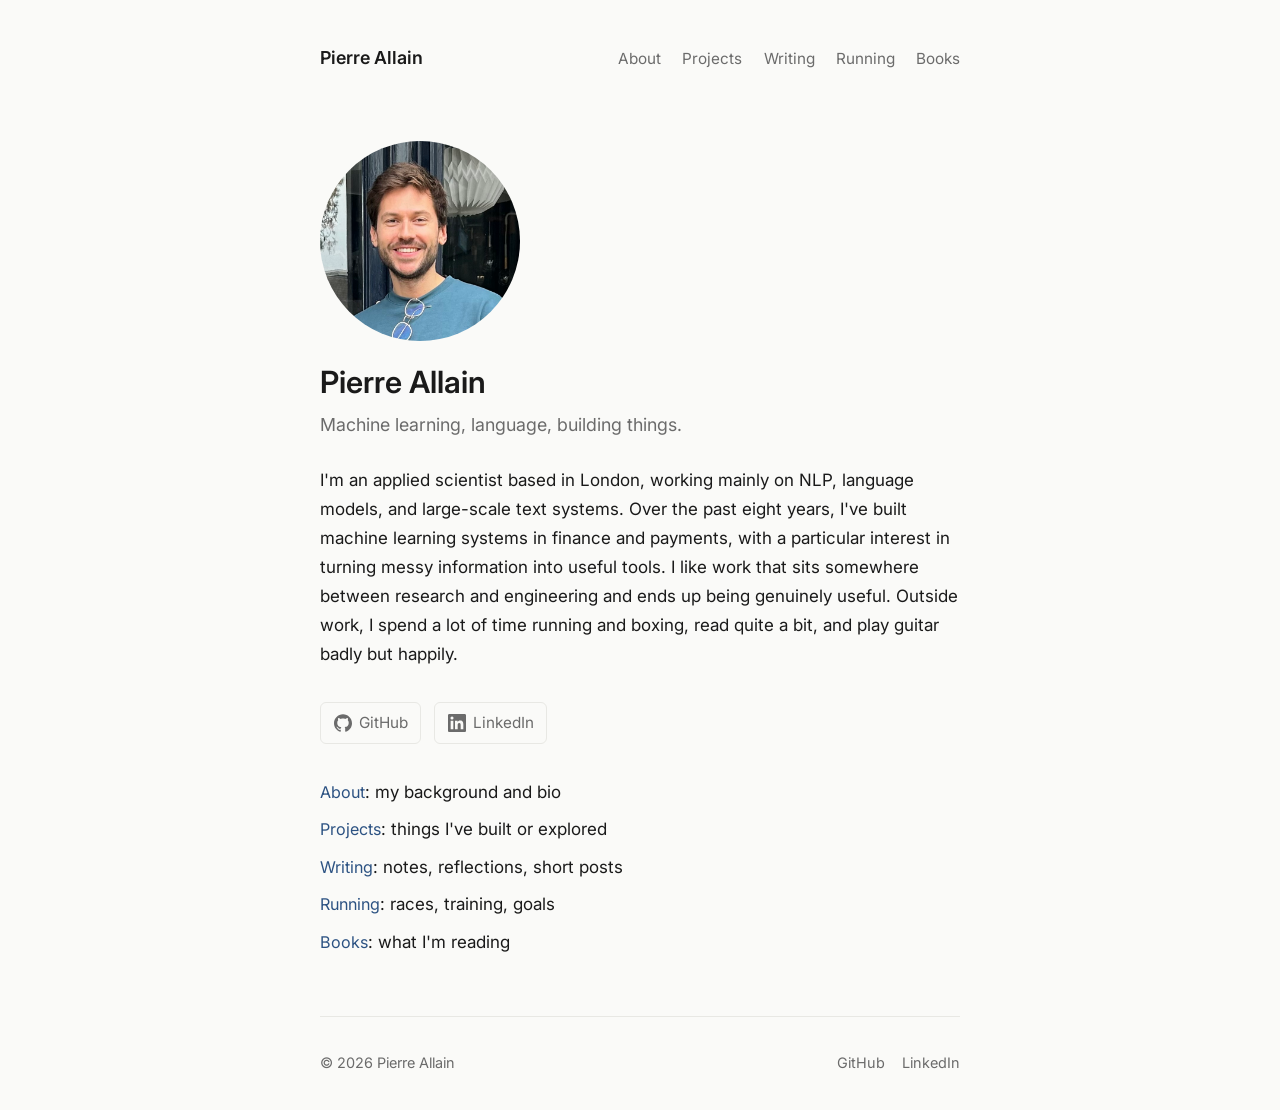
<file: index.html>
<!DOCTYPE html>
<html lang="en">
<head>
  <meta charset="utf-8">
  <meta name="viewport" content="width=device-width, initial-scale=1">
  <title>Hi, I'm Pierre</title>
  <meta name="description" content="Personal website of Pierre Allain. Interested in AI, engineering, building things, running, and books.">
  <meta property="og:title" content="Hi, I'm Pierre">
  <meta property="og:description" content="Personal website of Pierre Allain. Interested in AI, engineering, building things, running, and books.">
  <meta property="og:type" content="website">
  <meta property="og:url" content="https://pierreallain.com/">
  <link rel="canonical" href="https://pierreallain.com/">
  <link rel="preconnect" href="https://fonts.googleapis.com">
  <link rel="preconnect" href="https://fonts.gstatic.com" crossorigin>
  <link href="https://fonts.googleapis.com/css2?family=Inter:wght@400;500;600&display=swap" rel="stylesheet">
  <link rel="stylesheet" href="css/style.css">
  <script type="application/ld+json">
  {
    "@context": "https://schema.org",
    "@type": "Person",
    "name": "Pierre Allain",
    "url": "https://pierreallain.com",
    "sameAs": [
      "https://github.com/pierre-allain-ds",
      "https://www.linkedin.com/in/pierre-allain-ds/"
    ],
    "jobTitle": "Engineer",
    "knowsAbout": ["Artificial Intelligence", "Software Engineering", "Machine Learning"]
  }
  </script>
</head>
<body>
  <div class="container">
    <header>
      <nav>
        <a href="/" class="site-name">Pierre Allain</a>
        <div class="nav-links">
          <a href="about.html">About</a>
          <a href="projects.html">Projects</a>
          <a href="writing.html">Writing</a>
          <a href="running.html">Running</a>
          <a href="books.html">Books</a>
        </div>
      </nav>
    </header>

    <main>
      <div class="intro">
        <img src="assets/photo.jpg" alt="Pierre Allain" class="portrait">
        <h1>Pierre Allain</h1>
        <p class="tagline">Machine learning, language, building things.</p>
        <p class="bio">
          I'm an applied scientist based in London, working mainly on NLP, language models, and large-scale text systems. Over the past eight years, I've built machine learning systems in finance and payments, with a particular interest in turning messy information into useful tools. I like work that sits somewhere between research and engineering and ends up being genuinely useful. Outside work, I spend a lot of time running and boxing, read quite a bit, and play guitar badly but happily.
        </p>
        <div class="social-profile-links">
          <a href="https://github.com/pierre-allain-ds" target="_blank" rel="noopener" class="social-profile-link">
            <svg xmlns="http://www.w3.org/2000/svg" viewBox="0 0 24 24" width="18" height="18" fill="currentColor" aria-hidden="true"><path d="M12 .297c-6.63 0-12 5.373-12 12 0 5.303 3.438 9.8 8.205 11.385.6.113.82-.258.82-.577 0-.285-.01-1.04-.015-2.04-3.338.724-4.042-1.61-4.042-1.61C4.422 18.07 3.633 17.7 3.633 17.7c-1.087-.744.084-.729.084-.729 1.205.084 1.838 1.236 1.838 1.236 1.07 1.835 2.809 1.305 3.495.998.108-.776.417-1.305.76-1.605-2.665-.3-5.466-1.332-5.466-5.93 0-1.31.465-2.38 1.235-3.22-.135-.303-.54-1.523.105-3.176 0 0 1.005-.322 3.3 1.23.96-.267 1.98-.399 3-.405 1.02.006 2.04.138 3 .405 2.28-1.552 3.285-1.23 3.285-1.23.645 1.653.24 2.873.12 3.176.765.84 1.23 1.91 1.23 3.22 0 4.61-2.805 5.625-5.475 5.92.42.36.81 1.096.81 2.22 0 1.606-.015 2.896-.015 3.286 0 .315.21.69.825.57C20.565 22.092 24 17.592 24 12.297c0-6.627-5.373-12-12-12"/></svg>
            GitHub
          </a>
          <a href="https://www.linkedin.com/in/pierre-allain-ds/" target="_blank" rel="noopener" class="social-profile-link">
            <svg xmlns="http://www.w3.org/2000/svg" viewBox="0 0 24 24" width="18" height="18" fill="currentColor" aria-hidden="true"><path d="M20.447 20.452h-3.554v-5.569c0-1.328-.027-3.037-1.852-3.037-1.853 0-2.136 1.445-2.136 2.939v5.667H9.351V9h3.414v1.561h.046c.477-.9 1.637-1.85 3.37-1.85 3.601 0 4.267 2.37 4.267 5.455v6.286zM5.337 7.433a2.062 2.062 0 0 1-2.063-2.065 2.064 2.064 0 1 1 2.063 2.065zm1.782 13.019H3.555V9h3.564v11.452zM22.225 0H1.771C.792 0 0 .774 0 1.729v20.542C0 23.227.792 24 1.771 24h20.451C23.2 24 24 23.227 24 22.271V1.729C24 .774 23.2 0 22.222 0h.003z"/></svg>
            LinkedIn
          </a>
        </div>
      </div>

      <ul class="page-links">
        <li><a href="about.html">About</a>: my background and bio</li>
        <li><a href="projects.html">Projects</a>: things I've built or explored</li>
        <li><a href="writing.html">Writing</a>: notes, reflections, short posts</li>
        <li><a href="running.html">Running</a>: races, training, goals</li>
        <li><a href="books.html">Books</a>: what I'm reading</li>
      </ul>
    </main>

    <footer>
      <span>&copy; 2026 Pierre Allain</span>
      <div class="social-links">
        <a href="https://github.com/pierre-allain-ds" target="_blank" rel="noopener">GitHub</a>
        <a href="https://www.linkedin.com/in/pierre-allain-ds/" target="_blank" rel="noopener">LinkedIn</a>
      </div>
    </footer>
  </div>
</body>
</html>
</file>
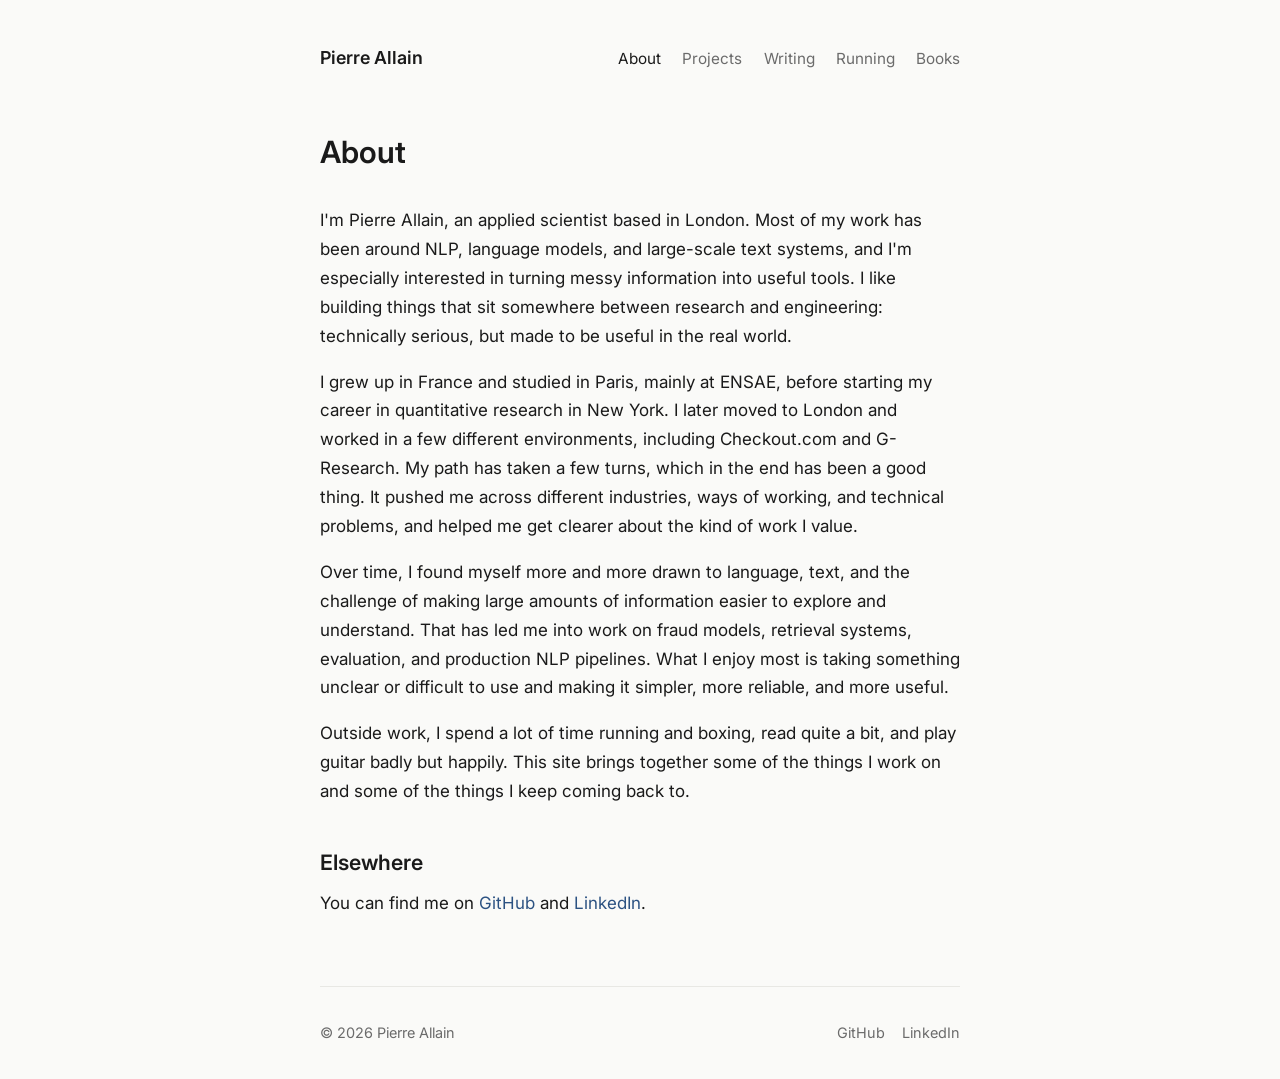
<file: about.html>
<!DOCTYPE html>
<html lang="en">
<head>
  <meta charset="utf-8">
  <meta name="viewport" content="width=device-width, initial-scale=1">
  <title>Pierre Allain — About</title>
  <meta name="description" content="About Pierre Allain — engineer, builder, and runner. Background, interests, and what I work on.">
  <meta property="og:title" content="Pierre Allain — About">
  <meta property="og:description" content="About Pierre Allain — engineer, builder, and runner. Background, interests, and what I work on.">
  <meta property="og:type" content="profile">
  <meta property="og:url" content="https://pierreallain.com/about.html">
  <link rel="canonical" href="https://pierreallain.com/about.html">
  <link rel="preconnect" href="https://fonts.googleapis.com">
  <link rel="preconnect" href="https://fonts.gstatic.com" crossorigin>
  <link href="https://fonts.googleapis.com/css2?family=Inter:wght@400;500;600&display=swap" rel="stylesheet">
  <link rel="stylesheet" href="css/style.css">
</head>
<body>
  <div class="container">
    <header>
      <nav>
        <a href="/" class="site-name">Pierre Allain</a>
        <div class="nav-links">
          <a href="about.html" class="active">About</a>
          <a href="projects.html">Projects</a>
          <a href="writing.html">Writing</a>
          <a href="running.html">Running</a>
          <a href="books.html">Books</a>
        </div>
      </nav>
    </header>

    <main>
      <div class="page-header">
        <h1>About</h1>
      </div>

      <p>
        I'm Pierre Allain, an applied scientist based in London. Most of my work has been around NLP, language models, and large-scale text systems, and I'm especially interested in turning messy information into useful tools. I like building things that sit somewhere between research and engineering: technically serious, but made to be useful in the real world.
      </p>

      <p>
        I grew up in France and studied in Paris, mainly at ENSAE, before starting my career in quantitative research in New York. I later moved to London and worked in a few different environments, including Checkout.com and G-Research. My path has taken a few turns, which in the end has been a good thing. It pushed me across different industries, ways of working, and technical problems, and helped me get clearer about the kind of work I value.
      </p>

      <p>
        Over time, I found myself more and more drawn to language, text, and the challenge of making large amounts of information easier to explore and understand. That has led me into work on fraud models, retrieval systems, evaluation, and production NLP pipelines. What I enjoy most is taking something unclear or difficult to use and making it simpler, more reliable, and more useful.
      </p>

      <p>
        Outside work, I spend a lot of time running and boxing, read quite a bit, and play guitar badly but happily. This site brings together some of the things I work on and some of the things I keep coming back to.
      </p>

      <h2>Elsewhere</h2>
      <p>
        You can find me on <a href="https://github.com/pierre-allain-ds" target="_blank" rel="noopener">GitHub</a> and <a href="https://www.linkedin.com/in/pierre-allain-ds/" target="_blank" rel="noopener">LinkedIn</a>.
      </p>
    </main>

    <footer>
      <span>&copy; 2026 Pierre Allain</span>
      <div class="social-links">
        <a href="https://github.com/pierre-allain-ds" target="_blank" rel="noopener">GitHub</a>
        <a href="https://www.linkedin.com/in/pierre-allain-ds/" target="_blank" rel="noopener">LinkedIn</a>
      </div>
    </footer>
  </div>
</body>
</html>
</file>
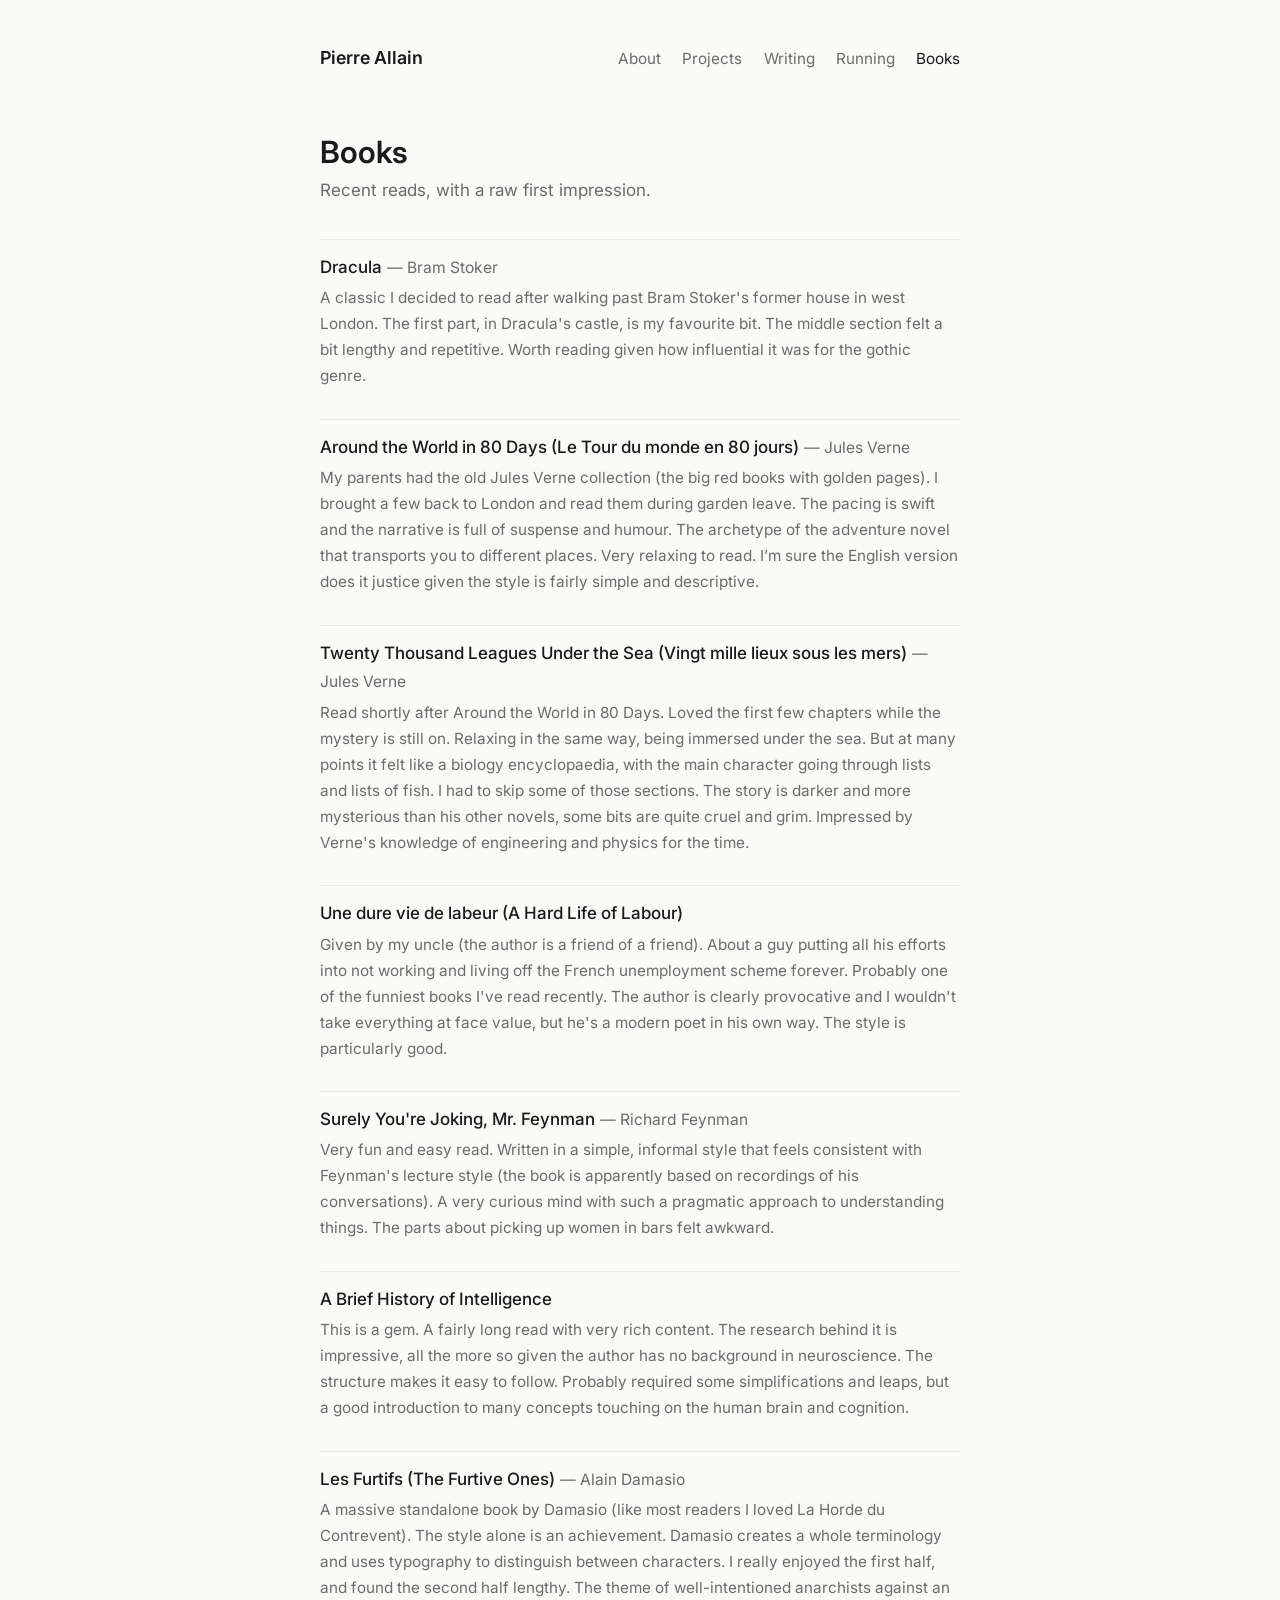
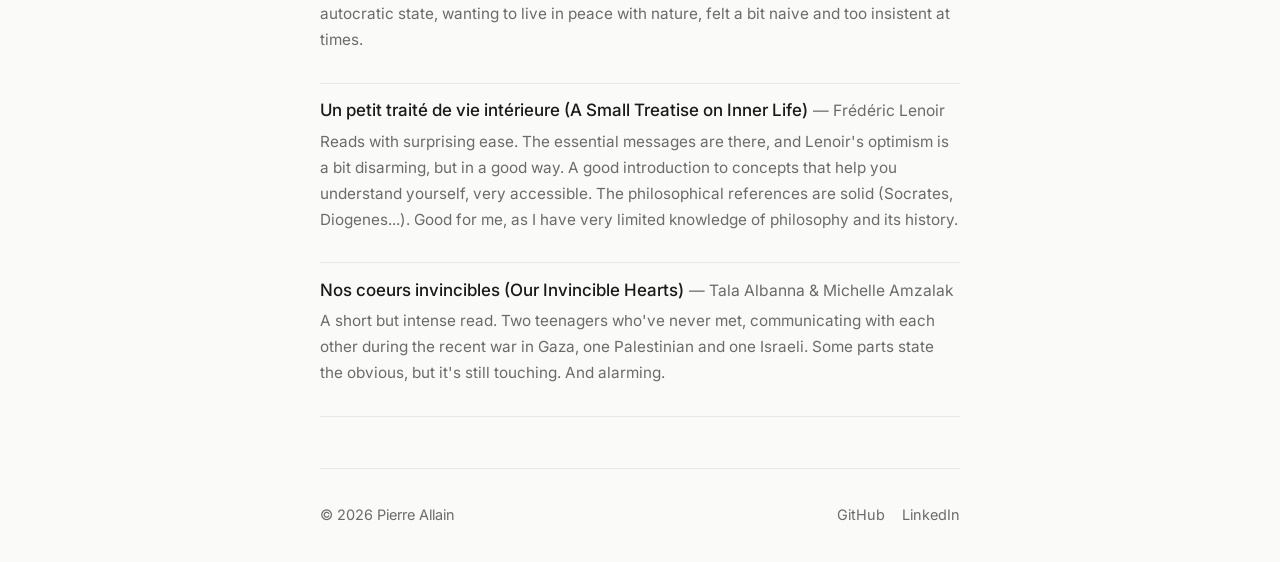
<file: books.html>
<!DOCTYPE html>
<html lang="en">
<head>
  <meta charset="utf-8">
  <meta name="viewport" content="width=device-width, initial-scale=1">
  <title>Pierre Allain — Books</title>
  <meta name="description" content="What Pierre Allain is reading. Books on technology, science, philosophy, and fiction.">
  <meta property="og:title" content="Pierre Allain — Books">
  <meta property="og:description" content="What I'm reading — books on technology, ideas, and more.">
  <meta property="og:type" content="website">
  <meta property="og:url" content="https://pierreallain.com/books.html">
  <link rel="canonical" href="https://pierreallain.com/books.html">
  <link rel="preconnect" href="https://fonts.googleapis.com">
  <link rel="preconnect" href="https://fonts.gstatic.com" crossorigin>
  <link href="https://fonts.googleapis.com/css2?family=Inter:wght@400;500;600&display=swap" rel="stylesheet">
  <link rel="stylesheet" href="css/style.css">
</head>
<body>
  <div class="container">
    <header>
      <nav>
        <a href="/" class="site-name">Pierre Allain</a>
        <div class="nav-links">
          <a href="about.html">About</a>
          <a href="projects.html">Projects</a>
          <a href="writing.html">Writing</a>
          <a href="running.html">Running</a>
          <a href="books.html" class="active">Books</a>
        </div>
      </nav>
    </header>

    <main>
      <div class="page-header">
        <h1>Books</h1>
        <p>Recent reads, with a raw first impression.</p>
      </div>

      <ul class="book-list">
        <li>
          <span class="book-title">Dracula</span>
          <span class="book-author"> — Bram Stoker</span>
          <p class="book-note">A classic I decided to read after walking past Bram Stoker's former house in west London. The first part, in Dracula's castle, is my favourite bit. The middle section felt a bit lengthy and repetitive. Worth reading given how influential it was for the gothic genre.</p>
        </li>
        <li>
          <span class="book-title">Around the World in 80 Days (Le Tour du monde en 80 jours)</span>
          <span class="book-author"> — Jules Verne</span>
          <p class="book-note">My parents had the old Jules Verne collection (the big red books with golden pages). I brought a few back to London and read them during garden leave. The pacing is swift and the narrative is full of suspense and humour. The archetype of the adventure novel that transports you to different places. Very relaxing to read. I’m sure the English version does it justice given the style is fairly simple and descriptive.</p>
        </li>
        <li>
          <span class="book-title">Twenty Thousand Leagues Under the Sea (Vingt mille lieux sous les mers)</span>
          <span class="book-author"> — Jules Verne</span>
          <p class="book-note">Read shortly after Around the World in 80 Days. Loved the first few chapters while the mystery is still on. Relaxing in the same way, being immersed under the sea. But at many points it felt like a biology encyclopaedia, with the main character going through lists and lists of fish. I had to skip some of those sections. The story is darker and more mysterious than his other novels, some bits are quite cruel and grim. Impressed by Verne's knowledge of engineering and physics for the time.</p>
        </li>
        <li>
          <span class="book-title">Une dure vie de labeur (A Hard Life of Labour)</span>
          <p class="book-note">Given by my uncle (the author is a friend of a friend). About a guy putting all his efforts into not working and living off the French unemployment scheme forever. Probably one of the funniest books I've read recently. The author is clearly provocative and I wouldn't take everything at face value, but he's a modern poet in his own way. The style is particularly good.</p>
        </li>
        <li>
          <span class="book-title">Surely You're Joking, Mr. Feynman</span>
          <span class="book-author"> — Richard Feynman</span>
          <p class="book-note">Very fun and easy read. Written in a simple, informal style that feels consistent with Feynman's lecture style (the book is apparently based on recordings of his conversations). A very curious mind with such a pragmatic approach to understanding things. The parts about picking up women in bars felt awkward.</p>
        </li>
        <li>
          <span class="book-title">A Brief History of Intelligence</span>
          <p class="book-note">This is a gem. A fairly long read with very rich content. The research behind it is impressive, all the more so given the author has no background in neuroscience. The structure makes it easy to follow. Probably required some simplifications and leaps, but a good introduction to many concepts touching on the human brain and cognition.</p>
        </li>
        <li>
          <span class="book-title">Les Furtifs (The Furtive Ones)</span>
          <span class="book-author"> — Alain Damasio</span>
          <p class="book-note">A massive standalone book by Damasio (like most readers I loved La Horde du Contrevent). The style alone is an achievement. Damasio creates a whole terminology and uses typography to distinguish between characters. I really enjoyed the first half, and found the second half lengthy. The theme of well-intentioned anarchists against an autocratic state, wanting to live in peace with nature, felt a bit naive and too insistent at times.</p>
        </li>
        <li>
          <span class="book-title">Un petit traité de vie intérieure (A Small Treatise on Inner Life)</span>
          <span class="book-author"> — Frédéric Lenoir</span>
          <p class="book-note">Reads with surprising ease. The essential messages are there, and Lenoir's optimism is a bit disarming, but in a good way. A good introduction to concepts that help you understand yourself, very accessible. The philosophical references are solid (Socrates, Diogenes...). Good for me, as I have very limited knowledge of philosophy and its history.</p>
        </li>
        <li>
          <span class="book-title">Nos coeurs invincibles (Our Invincible Hearts)</span>
          <span class="book-author"> — Tala Albanna &amp; Michelle Amzalak</span>
          <p class="book-note">A short but intense read. Two teenagers who've never met, communicating with each other during the recent war in Gaza, one Palestinian and one Israeli. Some parts state the obvious, but it's still touching. And alarming.</p>
        </li>
      </ul>
    </main>

    <footer>
      <span>&copy; 2026 Pierre Allain</span>
      <div class="social-links">
        <a href="https://github.com/pierre-allain-ds" target="_blank" rel="noopener">GitHub</a>
        <a href="https://www.linkedin.com/in/pierre-allain-ds/" target="_blank" rel="noopener">LinkedIn</a>
      </div>
    </footer>
  </div>
</body>
</html>
</file>
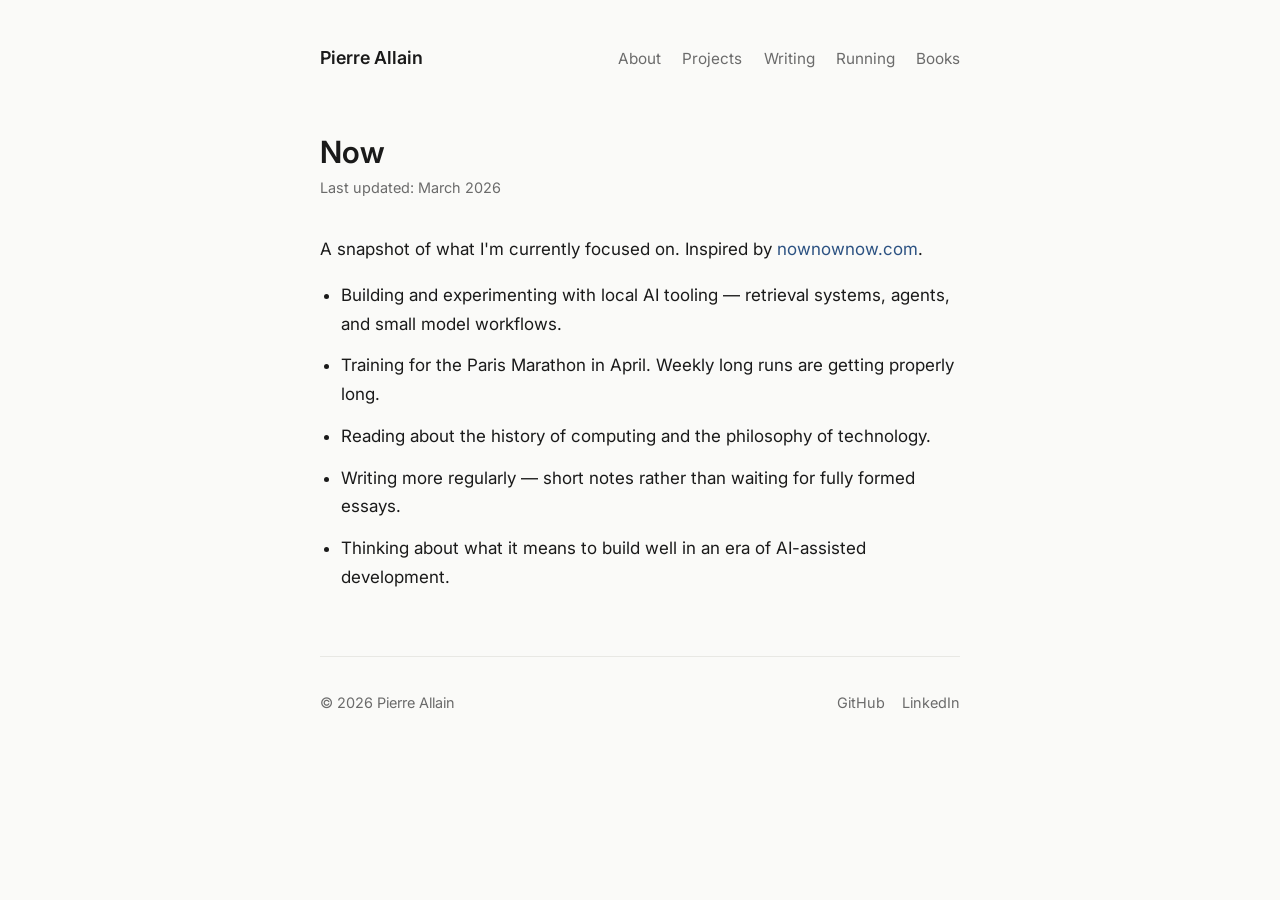
<file: now.html>
<!DOCTYPE html>
<html lang="en">
<head>
  <meta charset="utf-8">
  <meta name="viewport" content="width=device-width, initial-scale=1">
  <title>Now — Pierre Allain</title>
  <meta name="description" content="What Pierre Allain is focused on right now. Updated regularly.">
  <meta property="og:title" content="Now — Pierre Allain">
  <meta property="og:description" content="What I'm focused on right now.">
  <meta property="og:type" content="website">
  <meta property="og:url" content="https://pierreallain.com/now.html">
  <link rel="canonical" href="https://pierreallain.com/now.html">
  <link rel="preconnect" href="https://fonts.googleapis.com">
  <link rel="preconnect" href="https://fonts.gstatic.com" crossorigin>
  <link href="https://fonts.googleapis.com/css2?family=Inter:wght@400;500;600&display=swap" rel="stylesheet">
  <link rel="stylesheet" href="css/style.css">
</head>
<body>
  <div class="container">
    <header>
      <nav>
        <a href="/" class="site-name">Pierre Allain</a>
        <div class="nav-links">
          <a href="about.html">About</a>
          <a href="projects.html">Projects</a>
          <a href="writing.html">Writing</a>
          <a href="running.html">Running</a>
          <a href="books.html">Books</a>
        </div>
      </nav>
    </header>

    <main>
      <div class="page-header">
        <h1>Now</h1>
        <p class="now-updated">Last updated: March 2026</p>
      </div>

      <p>A snapshot of what I'm currently focused on. Inspired by <a href="https://nownownow.com" target="_blank" rel="noopener">nownownow.com</a>.</p>

      <ul class="now-list">
        <li>Building and experimenting with local AI tooling — retrieval systems, agents, and small model workflows.</li>
        <li>Training for the Paris Marathon in April. Weekly long runs are getting properly long.</li>
        <li>Reading about the history of computing and the philosophy of technology.</li>
        <li>Writing more regularly — short notes rather than waiting for fully formed essays.</li>
        <li>Thinking about what it means to build well in an era of AI-assisted development.</li>
      </ul>
    </main>

    <footer>
      <span>&copy; 2026 Pierre Allain</span>
      <div class="social-links">
        <a href="https://github.com/pierre-allain-ds" target="_blank" rel="noopener">GitHub</a>
        <a href="https://www.linkedin.com/in/pierre-allain-ds/" target="_blank" rel="noopener">LinkedIn</a>
      </div>
    </footer>
  </div>
</body>
</html>
</file>
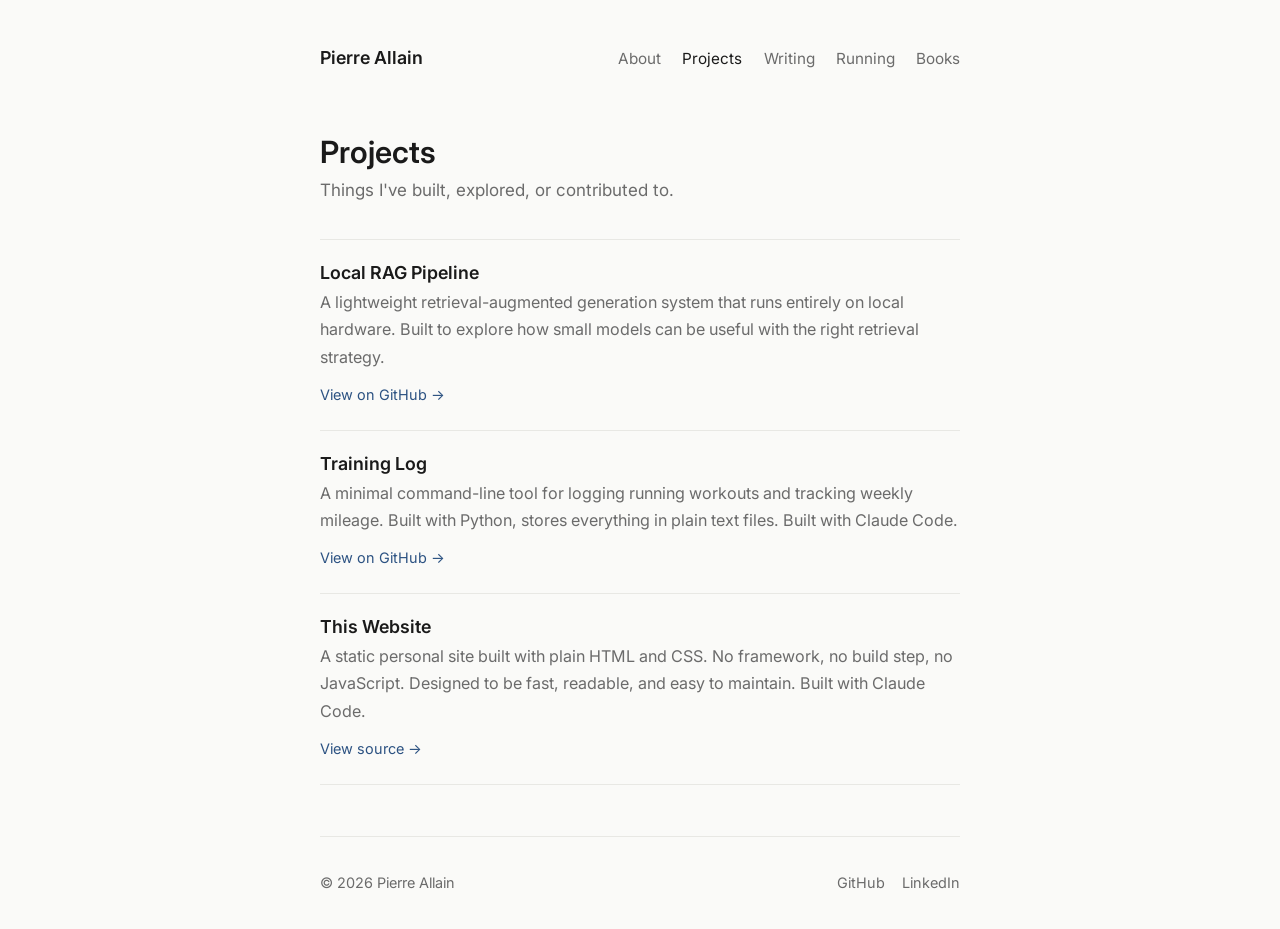
<file: projects.html>
<!DOCTYPE html>
<html lang="en">
<head>
  <meta charset="utf-8">
  <meta name="viewport" content="width=device-width, initial-scale=1">
  <title>Pierre Allain — Projects</title>
  <meta name="description" content="Projects and technical explorations by Pierre Allain. Side projects, experiments, and open source work.">
  <meta property="og:title" content="Pierre Allain — Projects">
  <meta property="og:description" content="Projects and technical explorations by Pierre Allain.">
  <meta property="og:type" content="website">
  <meta property="og:url" content="https://pierreallain.com/projects.html">
  <link rel="canonical" href="https://pierreallain.com/projects.html">
  <link rel="preconnect" href="https://fonts.googleapis.com">
  <link rel="preconnect" href="https://fonts.gstatic.com" crossorigin>
  <link href="https://fonts.googleapis.com/css2?family=Inter:wght@400;500;600&display=swap" rel="stylesheet">
  <link rel="stylesheet" href="css/style.css">
</head>
<body>
  <div class="container">
    <header>
      <nav>
        <a href="/" class="site-name">Pierre Allain</a>
        <div class="nav-links">
          <a href="about.html">About</a>
          <a href="projects.html" class="active">Projects</a>
          <a href="writing.html">Writing</a>
          <a href="running.html">Running</a>
          <a href="books.html">Books</a>
        </div>
      </nav>
    </header>

    <main>
      <div class="page-header">
        <h1>Projects</h1>
        <p>Things I've built, explored, or contributed to.</p>
      </div>

      <div class="project">
        <h3>Local RAG Pipeline</h3>
        <p>A lightweight retrieval-augmented generation system that runs entirely on local hardware. Built to explore how small models can be useful with the right retrieval strategy.</p>
        <a href="https://github.com/pierre-allain-ds" class="project-link">View on GitHub &rarr;</a>
      </div>

      <div class="project">
        <h3>Training Log</h3>
        <p>A minimal command-line tool for logging running workouts and tracking weekly mileage. Built with Python, stores everything in plain text files. Built with Claude Code.</p>
        <a href="https://github.com/pierre-allain-ds" class="project-link">View on GitHub &rarr;</a>
      </div>

      <div class="project">
        <h3>This Website</h3>
        <p>A static personal site built with plain HTML and CSS. No framework, no build step, no JavaScript. Designed to be fast, readable, and easy to maintain. Built with Claude Code.</p>
        <a href="https://github.com/pierre-allain-ds/my-website" class="project-link">View source &rarr;</a>
      </div>
    </main>

    <footer>
      <span>&copy; 2026 Pierre Allain</span>
      <div class="social-links">
        <a href="https://github.com/pierre-allain-ds" target="_blank" rel="noopener">GitHub</a>
        <a href="https://www.linkedin.com/in/pierre-allain-ds/" target="_blank" rel="noopener">LinkedIn</a>
      </div>
    </footer>
  </div>
</body>
</html>
</file>
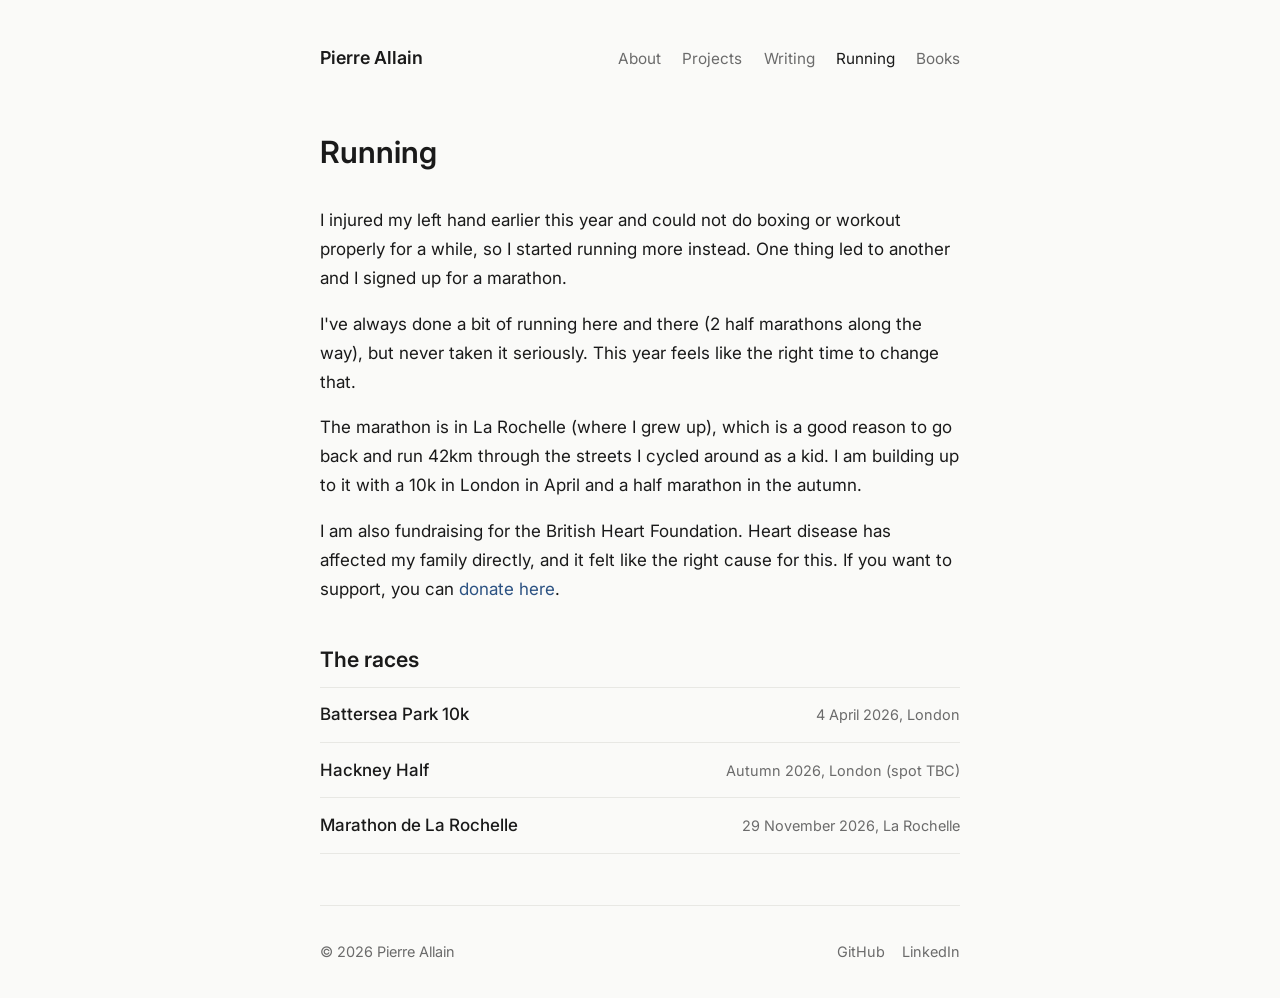
<file: running.html>
<!DOCTYPE html>
<html lang="en">
<head>
  <meta charset="utf-8">
  <meta name="viewport" content="width=device-width, initial-scale=1">
  <title>Pierre Allain — Running</title>
  <meta name="description" content="Pierre Allain's running page — races, training, and goals. Distance running and marathon training.">
  <meta property="og:title" content="Pierre Allain — Running">
  <meta property="og:description" content="Races, training, and running goals.">
  <meta property="og:type" content="website">
  <meta property="og:url" content="https://pierreallain.com/running.html">
  <link rel="canonical" href="https://pierreallain.com/running.html">
  <link rel="preconnect" href="https://fonts.googleapis.com">
  <link rel="preconnect" href="https://fonts.gstatic.com" crossorigin>
  <link href="https://fonts.googleapis.com/css2?family=Inter:wght@400;500;600&display=swap" rel="stylesheet">
  <link rel="stylesheet" href="css/style.css">
</head>
<body>
  <div class="container">
    <header>
      <nav>
        <a href="/" class="site-name">Pierre Allain</a>
        <div class="nav-links">
          <a href="about.html">About</a>
          <a href="projects.html">Projects</a>
          <a href="writing.html">Writing</a>
          <a href="running.html" class="active">Running</a>
          <a href="books.html">Books</a>
        </div>
      </nav>
    </header>

    <main>
      <div class="page-header">
        <h1>Running</h1>
      </div>

      <p>
        I injured my left hand earlier this year and could not do boxing or workout properly for a while, so I started running more instead. One thing led to another and I signed up for a marathon.
      </p>

      <p>
        I've always done a bit of running here and there (2 half marathons along the way), but never taken it seriously. This year feels like the right time to change that.
      </p>

      <p>
        The marathon is in La Rochelle (where I grew up), which is a good reason to go back and run 42km through the streets I cycled around as a kid. I am building up to it with a 10k in London in April and a half marathon in the autumn.
      </p>

      <p>
        I am also fundraising for the British Heart Foundation. Heart disease has affected my family directly, and it felt like the right cause for this. If you want to support, you can <a href="https://www.justgiving.com/page/pierre-allain" target="_blank" rel="noopener">donate here</a>.
      </p>

      <h2>The races</h2>
      <ul class="race-list">
        <li>
          <span class="race-name">Battersea Park 10k</span>
          <span class="race-detail">4 April 2026, London</span>
        </li>
        <li>
          <span class="race-name">Hackney Half</span>
          <span class="race-detail">Autumn 2026, London (spot TBC)</span>
        </li>
        <li>
          <span class="race-name">Marathon de La Rochelle</span>
          <span class="race-detail">29 November 2026, La Rochelle</span>
        </li>
      </ul>
    </main>

    <footer>
      <span>&copy; 2026 Pierre Allain</span>
      <div class="social-links">
        <a href="https://github.com/pierre-allain-ds" target="_blank" rel="noopener">GitHub</a>
        <a href="https://www.linkedin.com/in/pierre-allain-ds/" target="_blank" rel="noopener">LinkedIn</a>
      </div>
    </footer>
  </div>
</body>
</html>
</file>
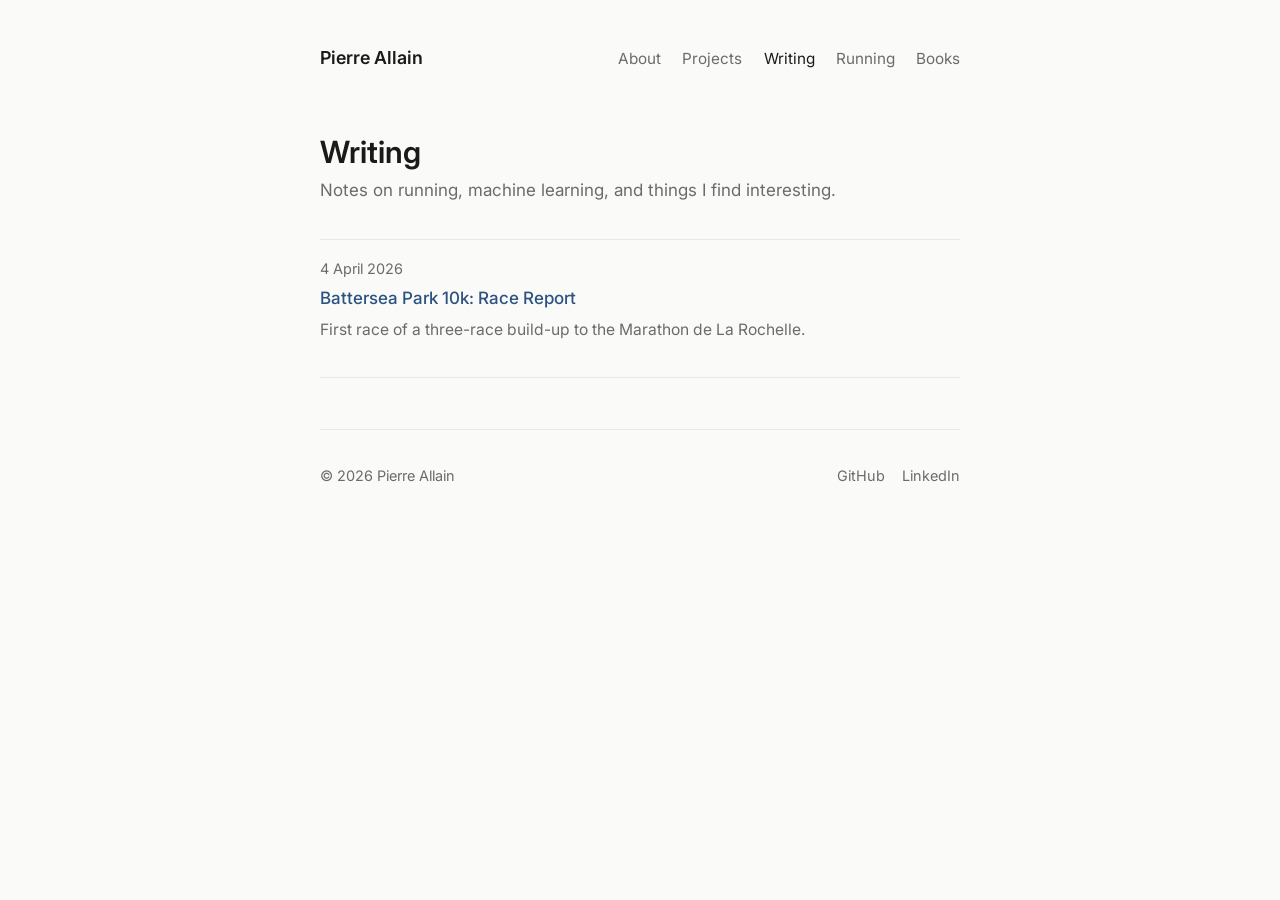
<file: writing.html>
<!DOCTYPE html>
<html lang="en">
<head>
  <meta charset="utf-8">
  <meta name="viewport" content="width=device-width, initial-scale=1">
  <title>Pierre Allain — Writing</title>
  <meta name="description" content="Notes, reflections, and short posts by Pierre Allain on AI, engineering, books, and ideas.">
  <meta property="og:title" content="Pierre Allain — Writing">
  <meta property="og:description" content="Notes, reflections, and short posts by Pierre Allain.">
  <meta property="og:type" content="website">
  <meta property="og:url" content="https://pierreallain.com/writing.html">
  <link rel="canonical" href="https://pierreallain.com/writing.html">
  <link rel="preconnect" href="https://fonts.googleapis.com">
  <link rel="preconnect" href="https://fonts.gstatic.com" crossorigin>
  <link href="https://fonts.googleapis.com/css2?family=Inter:wght@400;500;600&display=swap" rel="stylesheet">
  <link rel="stylesheet" href="css/style.css">
</head>
<body>
  <div class="container">
    <header>
      <nav>
        <a href="/" class="site-name">Pierre Allain</a>
        <div class="nav-links">
          <a href="about.html">About</a>
          <a href="projects.html">Projects</a>
          <a href="writing.html" class="active">Writing</a>
          <a href="running.html">Running</a>
          <a href="books.html">Books</a>
        </div>
      </nav>
    </header>

    <main>
      <div class="page-header">
        <h1>Writing</h1>
        <p>Notes on running, machine learning, and things I find interesting.</p>
      </div>

      <ul class="post-list">
        <li>
          <span class="post-date">4 April 2026</span>
          <a class="post-title" href="blog/battersea-park-10k-april-2026.html">Battersea Park 10k: Race Report</a>
          <p class="post-summary">First race of a three-race build-up to the Marathon de La Rochelle.</p>
        </li>
      </ul>
    </main>

    <footer>
      <span>&copy; 2026 Pierre Allain</span>
      <div class="social-links">
        <a href="https://github.com/pierre-allain-ds" target="_blank" rel="noopener">GitHub</a>
        <a href="https://www.linkedin.com/in/pierre-allain-ds/" target="_blank" rel="noopener">LinkedIn</a>
      </div>
    </footer>
  </div>
</body>
</html>
</file>
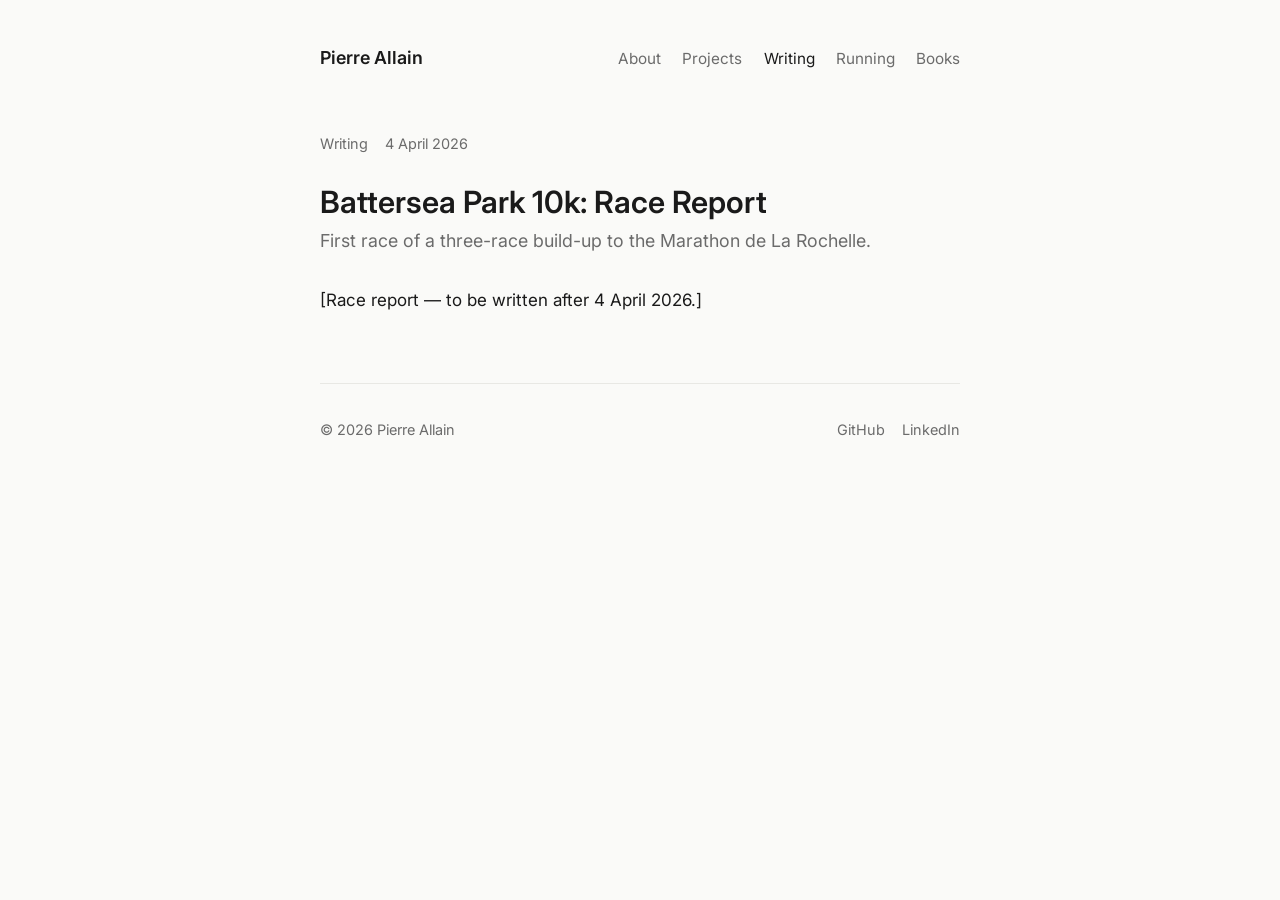
<file: blog/battersea-park-10k-april-2026.html>
<!DOCTYPE html>
<html lang="en">
<head>
  <meta charset="utf-8">
  <meta name="viewport" content="width=device-width, initial-scale=1">
  <title>Pierre Allain — Battersea Park 10k: Race Report</title>
  <meta name="description" content="Pierre Allain's race report from the Battersea Park 10k, April 2026. First race of a three-race build-up to the Marathon de La Rochelle.">
  <meta property="og:title" content="Pierre Allain — Battersea Park 10k: Race Report">
  <meta property="og:description" content="First race of a three-race build-up to the Marathon de La Rochelle.">
  <meta property="og:type" content="article">
  <meta property="og:url" content="https://pierreallain.com/blog/battersea-park-10k-april-2026.html">
  <link rel="canonical" href="https://pierreallain.com/blog/battersea-park-10k-april-2026.html">
  <link rel="preconnect" href="https://fonts.googleapis.com">
  <link rel="preconnect" href="https://fonts.gstatic.com" crossorigin>
  <link href="https://fonts.googleapis.com/css2?family=Inter:wght@400;500;600&display=swap" rel="stylesheet">
  <link rel="stylesheet" href="../css/style.css">
  <script type="application/ld+json">
  {
    "@context": "https://schema.org",
    "@type": "BlogPosting",
    "headline": "Battersea Park 10k: Race Report",
    "author": {
      "@type": "Person",
      "name": "Pierre Allain",
      "url": "https://pierreallain.com"
    },
    "datePublished": "2026-04-04",
    "url": "https://pierreallain.com/blog/battersea-park-10k-april-2026.html"
  }
  </script>
</head>
<body>
  <div class="container">
    <header>
      <nav>
        <a href="/" class="site-name">Pierre Allain</a>
        <div class="nav-links">
          <a href="../about.html">About</a>
          <a href="../projects.html">Projects</a>
          <a href="../writing.html" class="active">Writing</a>
          <a href="../running.html">Running</a>
          <a href="../books.html">Books</a>
        </div>
      </nav>
    </header>

    <main>
      <div class="post-meta">
        <a href="../writing.html" class="post-back">Writing</a>
        <span class="post-meta-date">4 April 2026</span>
      </div>

      <h1>Battersea Park 10k: Race Report</h1>

      <p class="post-standfirst">First race of a three-race build-up to the Marathon de La Rochelle.</p>

      <p>[Race report — to be written after 4 April 2026.]</p>
    </main>

    <footer>
      <span>&copy; 2026 Pierre Allain</span>
      <div class="social-links">
        <a href="https://github.com/pierre-allain-ds" target="_blank" rel="noopener">GitHub</a>
        <a href="https://www.linkedin.com/in/pierre-allain-ds/" target="_blank" rel="noopener">LinkedIn</a>
      </div>
    </footer>
  </div>
</body>
</html>
</file>
<file: css/style.css>
/* ============================================
   Pierre Allain — Personal Website
   Minimal, warm, readable
   ============================================ */

/* Reset */
*, *::before, *::after {
  margin: 0;
  padding: 0;
  box-sizing: border-box;
}

/* Base */
:root {
  --bg: #fafaf8;
  --text: #1a1a1a;
  --text-secondary: #6b6b6b;
  --link: #2c5282;
  --link-hover: #1a365d;
  --border: #e8e8e4;
  --max-width: 640px;
}

html {
  font-size: 17px;
  -webkit-text-size-adjust: 100%;
}

body {
  font-family: 'Inter', -apple-system, BlinkMacSystemFont, 'Segoe UI', sans-serif;
  background: var(--bg);
  color: var(--text);
  line-height: 1.7;
  padding: 0 1.5rem;
  min-height: 100vh;
  display: flex;
  flex-direction: column;
}

/* Typography */
h1, h2, h3 {
  line-height: 1.3;
  font-weight: 600;
}

h1 {
  font-size: 1.8rem;
  margin-bottom: 0.25rem;
}

h2 {
  font-size: 1.25rem;
  margin-top: 2.5rem;
  margin-bottom: 0.75rem;
}

h3 {
  font-size: 1.05rem;
  margin-top: 1.5rem;
  margin-bottom: 0.5rem;
}

p {
  margin-bottom: 1rem;
}

a {
  color: var(--link);
  text-decoration: none;
}

a:hover {
  color: var(--link-hover);
  text-decoration: underline;
}

/* Layout */
.container {
  max-width: var(--max-width);
  width: 100%;
  margin: 0 auto;
}

/* Header / Nav */
header {
  padding: 2.5rem 0 2rem;
}

nav {
  display: flex;
  align-items: baseline;
  justify-content: space-between;
  flex-wrap: wrap;
  gap: 0.5rem 1.5rem;
}

nav .site-name {
  font-weight: 600;
  font-size: 1.05rem;
  color: var(--text);
  text-decoration: none;
}

nav .site-name:hover {
  color: var(--text);
  text-decoration: none;
}

nav .nav-links {
  display: flex;
  gap: 1.25rem;
  flex-wrap: wrap;
}

nav .nav-links a {
  font-size: 0.9rem;
  color: var(--text-secondary);
  text-decoration: none;
}

nav .nav-links a:hover {
  color: var(--text);
}

nav .nav-links a.active {
  color: var(--text);
}

/* Main content */
main {
  flex: 1;
  padding-bottom: 3rem;
}

/* Homepage */
.intro {
  margin-top: 2rem;
}

.portrait {
  width: 200px;
  height: 200px;
  border-radius: 50%;
  object-fit: cover;
  object-position: center top;
  display: block;
  margin-bottom: 1.25rem;
}

.intro h1 {
  margin-bottom: 0.5rem;
}

.intro .tagline {
  color: var(--text-secondary);
  font-size: 1.05rem;
  margin-bottom: 1.5rem;
}

.intro .bio {
  margin-bottom: 2rem;
}

.social-profile-links {
  display: flex;
  gap: 0.75rem;
  margin-top: 1.25rem;
  margin-bottom: 0.5rem;
}

.social-profile-link {
  display: inline-flex;
  align-items: center;
  gap: 0.4rem;
  font-size: 0.9rem;
  color: var(--text-secondary);
  text-decoration: none;
  padding: 0.4rem 0.75rem;
  border: 1px solid var(--border);
  border-radius: 6px;
  transition: color 0.15s, border-color 0.15s;
}

.social-profile-link:hover {
  color: var(--text);
  border-color: #c0c0bb;
  text-decoration: none;
}

.page-links {
  list-style: none;
  margin-top: 2rem;
}

.page-links li {
  margin-bottom: 0.5rem;
}

.page-links a {
  font-size: 0.95rem;
}

/* Section pages */
.page-header {
  margin-top: 1.5rem;
  margin-bottom: 2rem;
}

.page-header p {
  color: var(--text-secondary);
  margin-top: 0.25rem;
}

/* Project cards */
.project {
  border-top: 1px solid var(--border);
  padding: 1.25rem 0;
}

.project:last-child {
  border-bottom: 1px solid var(--border);
}

.project h3 {
  margin-top: 0;
  margin-bottom: 0.25rem;
}

.project p {
  color: var(--text-secondary);
  font-size: 0.95rem;
  margin-bottom: 0.5rem;
}

.project .project-link {
  font-size: 0.85rem;
}

/* Writing / notes list */
.post-list {
  list-style: none;
}

.post-list li {
  border-top: 1px solid var(--border);
  padding: 1rem 0;
}

.post-list li:last-child {
  border-bottom: 1px solid var(--border);
}

a.post-title {
  font-weight: 500;
  display: block;
}

.post-date {
  font-size: 0.85rem;
  color: var(--text-secondary);
  display: block;
  margin-bottom: 0.15rem;
}

.post-title {
  font-weight: 500;
}

.post-summary {
  font-size: 0.92rem;
  color: var(--text-secondary);
  margin-top: 0.2rem;
}

/* Blog post pages */
.post-meta {
  display: flex;
  align-items: center;
  gap: 1rem;
  margin-top: 1.5rem;
  margin-bottom: 1.5rem;
  font-size: 0.85rem;
  color: var(--text-secondary);
}

.post-back {
  color: var(--text-secondary);
}

.post-back:hover {
  color: var(--text);
}

.post-standfirst {
  color: var(--text-secondary);
  font-size: 1.05rem;
  margin-bottom: 1.75rem;
}

/* Running */
.race-list {
  list-style: none;
}

.race-list li {
  border-top: 1px solid var(--border);
  padding: 0.75rem 0;
  display: flex;
  justify-content: space-between;
  align-items: baseline;
  gap: 1rem;
}

.race-list li:last-child {
  border-bottom: 1px solid var(--border);
}

.race-name {
  font-weight: 500;
}

.race-detail {
  font-size: 0.85rem;
  color: var(--text-secondary);
  white-space: nowrap;
}

/* Books */
.book-list {
  list-style: none;
}

.book-list li {
  border-top: 1px solid var(--border);
  padding: 0.75rem 0;
}

.book-list li:last-child {
  border-bottom: 1px solid var(--border);
}

.book-title {
  font-weight: 500;
}

.book-author {
  color: var(--text-secondary);
  font-size: 0.92rem;
}

.book-note {
  font-size: 0.9rem;
  color: var(--text-secondary);
  margin-top: 0.2rem;
}

/* Now page */
.now-updated {
  font-size: 0.85rem;
  color: var(--text-secondary);
  margin-bottom: 1.5rem;
}

.now-list {
  list-style: disc;
  padding-left: 1.25rem;
}

.now-list li {
  margin-bottom: 0.75rem;
}

/* Footer */
footer {
  padding: 2rem 0;
  border-top: 1px solid var(--border);
  font-size: 0.85rem;
  color: var(--text-secondary);
  display: flex;
  justify-content: space-between;
  align-items: center;
  flex-wrap: wrap;
  gap: 0.5rem;
}

footer a {
  color: var(--text-secondary);
}

footer a:hover {
  color: var(--text);
}

.social-links {
  display: flex;
  gap: 1rem;
}

/* Responsive */
@media (max-width: 500px) {
  html {
    font-size: 16px;
  }

  nav {
    flex-direction: column;
    gap: 0.5rem;
  }

  h1 {
    font-size: 1.5rem;
  }

  .race-list li {
    flex-direction: column;
    gap: 0.15rem;
  }

  footer {
    flex-direction: column;
    align-items: flex-start;
  }
}
</file>
